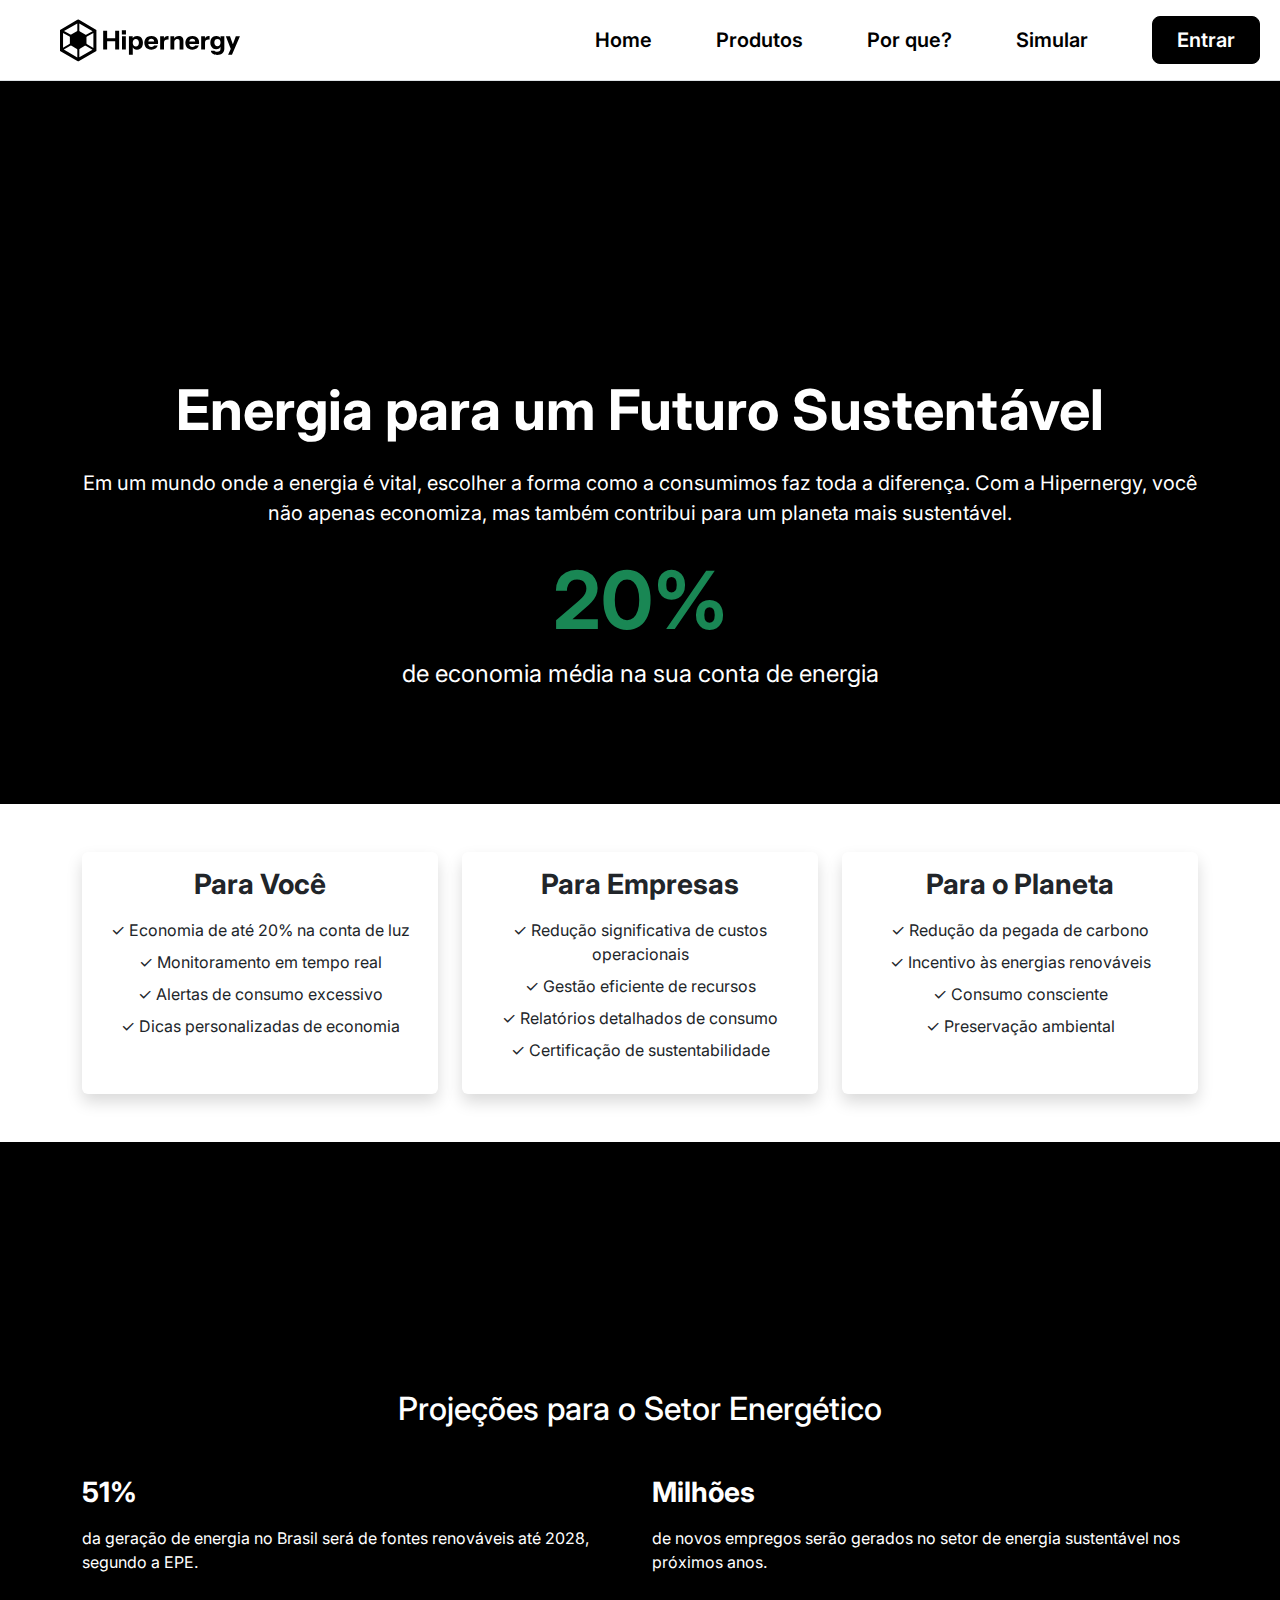
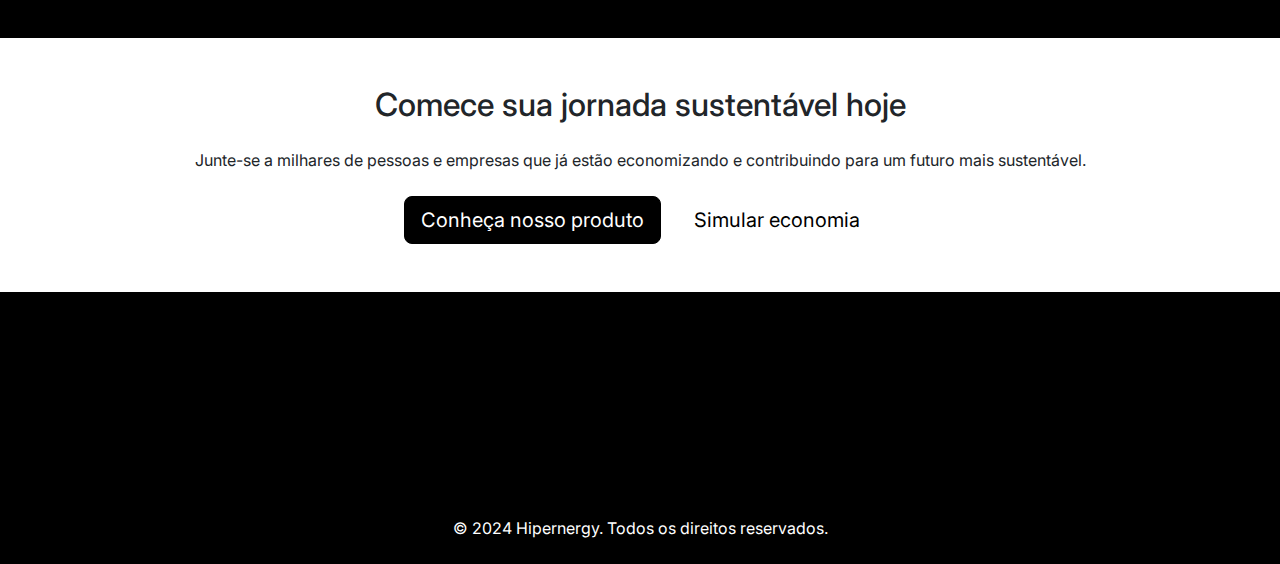
<file: src/pages/porque.html>
<!DOCTYPE html>
<html lang="pt-br">

<head>
    <meta charset="UTF-8">
    <meta name="viewport" content="width=device-width, initial-scale=1.0">
    <title>Por que escolher a Hipernergy?</title>
    <link href="https://cdn.jsdelivr.net/npm/bootstrap@5.3.3/dist/css/bootstrap.min.css" rel="stylesheet">
    <link rel="stylesheet" href="../css/style.css">
    <script src="https://cdn.jsdelivr.net/npm/bootstrap@5.3.3/dist/js/bootstrap.bundle.min.js"></script>
    <link rel="preconnect" href="https://fonts.googleapis.com">
    <link rel="preconnect" href="https://fonts.gstatic.com" crossorigin>
    <link
        href="https://fonts.googleapis.com/css2?family=Inter:ital,opsz,wght@0,14..32,100..900;1,14..32,100..900&display=swap"
        rel="stylesheet">
</head>

<body>
    <header>
        <nav class="navbar navbar-expand-lg border-bottom">
            <div class="container-fluid">
                <a class="navbar-brand ms-5" href="#"><img src="../img/Logonav.svg" width="180" height="45"
                        alt="Logo"></a>
                <button class="navbar-toggler" type="button" data-bs-toggle="collapse" data-bs-target="#navbarNav"
                    aria-controls="navbarNav" aria-expanded="false" aria-label="Toggle navigation">
                    <span class="navbar-toggler-icon"></span>
                </button>
                <div class="collapse navbar-collapse row-gap-5 justify-content-end" id="navbarNav">
                    <ul class="navbar-nav d-flex align-items-center gap-5 fw-semibold fs-5">
                        <li class="nav-item">
                            <a class="nav-link text-black" href="../index.html">Home</a>
                        </li>
                        <li class="nav-item">
                            <a class="nav-link text-black" href="produto.html">Produtos</a>
                        </li>
                        <li class="nav-item">
                            <a class="nav-link text-black" href="porque.html">Por que?</a>
                        </li>
                        <li class="nav-item">
                            <a class="nav-link text-black" href="simular.html">Simular</a>
                        </li>
                        <li class="nav-item">
                            <a class="nav-link" href="entrar.html"><button type="button"
                                    class="btn btn-primary btn-lg fw-semibold fs-5 px-4">Entrar</button></a>
                        </li>
                    </ul>
                </div>
            </div>
        </nav>
    </header>

    <main>
        <!-- Seção Hero -->
        <section class="container-fluid bg-black text-white py-5">
            <div class="container text-center py-5">
                <h1 class="display-4 fw-bold mb-4">Energia para um Futuro Sustentável</h1>
                <p class="fs-5 mb-4">Em um mundo onde a energia é vital, escolher a forma como a consumimos faz toda a
                    diferença. Com a Hipernergy, você não apenas economiza, mas também contribui para um planeta mais
                    sustentável.</p>
                <div class="mt-4">
                    <h2 class="display-1 fw-bold text-success">20%</h2>
                    <p class="fs-4">de economia média na sua conta de energia</p>
                </div>
            </div>
        </section>

        <!-- Seção Benefícios -->
        <section class="container my-5">
            <div class="row g-4">
                <div class="col-md-4">
                    <div class="card h-100 border-0 shadow">
                        <div class="card-body text-center">
                            <h3 class="card-title fw-bold mb-3">Para Você</h3>
                            <ul class="list-unstyled">
                                <li class="mb-2">✓ Economia de até 20% na conta de luz</li>
                                <li class="mb-2">✓ Monitoramento em tempo real</li>
                                <li class="mb-2">✓ Alertas de consumo excessivo</li>
                                <li class="mb-2">✓ Dicas personalizadas de economia</li>
                            </ul>
                        </div>
                    </div>
                </div>
                <div class="col-md-4">
                    <div class="card h-100 border-0 shadow">
                        <div class="card-body text-center">
                            <h3 class="card-title fw-bold mb-3">Para Empresas</h3>
                            <ul class="list-unstyled">
                                <li class="mb-2">✓ Redução significativa de custos operacionais</li>
                                <li class="mb-2">✓ Gestão eficiente de recursos</li>
                                <li class="mb-2">✓ Relatórios detalhados de consumo</li>
                                <li class="mb-2">✓ Certificação de sustentabilidade</li>
                            </ul>
                        </div>
                    </div>
                </div>
                <div class="col-md-4">
                    <div class="card h-100 border-0 shadow">
                        <div class="card-body text-center">
                            <h3 class="card-title fw-bold mb-3">Para o Planeta</h3>
                            <ul class="list-unstyled">
                                <li class="mb-2">✓ Redução da pegada de carbono</li>
                                <li class="mb-2">✓ Incentivo às energias renováveis</li>
                                <li class="mb-2">✓ Consumo consciente</li>
                                <li class="mb-2">✓ Preservação ambiental</li>
                            </ul>
                        </div>
                    </div>
                </div>
            </div>
        </section>

        <!-- Seção Projeções -->
        <section class="container-fluid bg-black text-white py-5">
            <div class="container">
                <h2 class="text-center mb-5">Projeções para o Setor Energético</h2>
                <div class="row">
                    <div class="col-md-6">
                        <h3 class="fw-bold mb-3">51%</h3>
                        <p>da geração de energia no Brasil será de fontes renováveis até 2028, segundo a EPE.</p>
                    </div>
                    <div class="col-md-6">
                        <h3 class="fw-bold mb-3">Milhões</h3>
                        <p>de novos empregos serão gerados no setor de energia sustentável nos próximos anos.</p>
                    </div>
                </div>
            </div>
        </section>

        <!-- Seção Call to Action -->
        <section class="container my-5 text-center">
            <h2 class="mb-4">Comece sua jornada sustentável hoje</h2>
            <p class="mb-4">Junte-se a milhares de pessoas e empresas que já estão economizando e contribuindo para um
                futuro mais sustentável.</p>
            <div class="d-flex justify-content-center gap-3">
                <a href="produto.html" class="btn btn-primary btn-lg">Conheça nosso produto</a>
                <a href="simular.html" class="btn btn-secondary btn-lg">Simular economia</a>
            </div>
        </section>
    </main>

    <footer class="bg-black text-white py-4">
        <div class="container text-center">
            <p class="mb-0">© 2024 Hipernergy. Todos os direitos reservados.</p>
        </div>
    </footer>
</body>

</html>
</file>
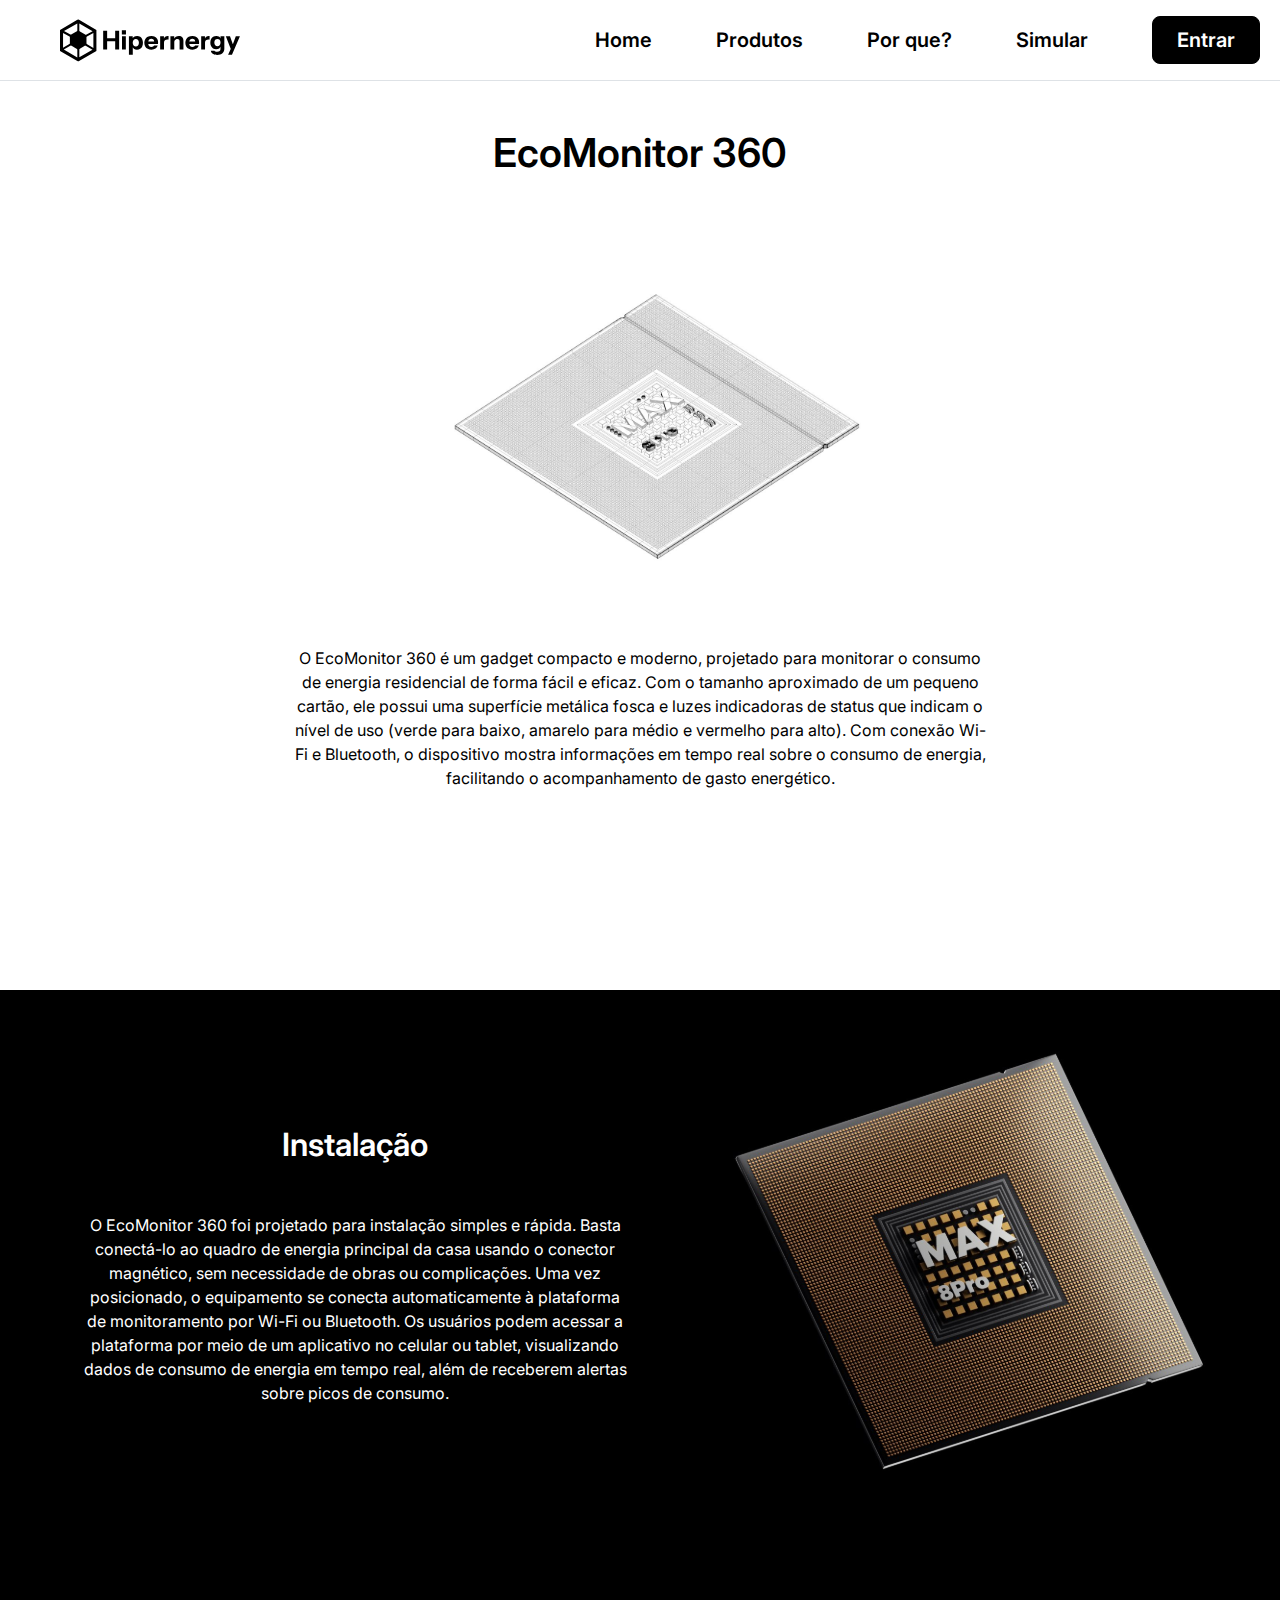
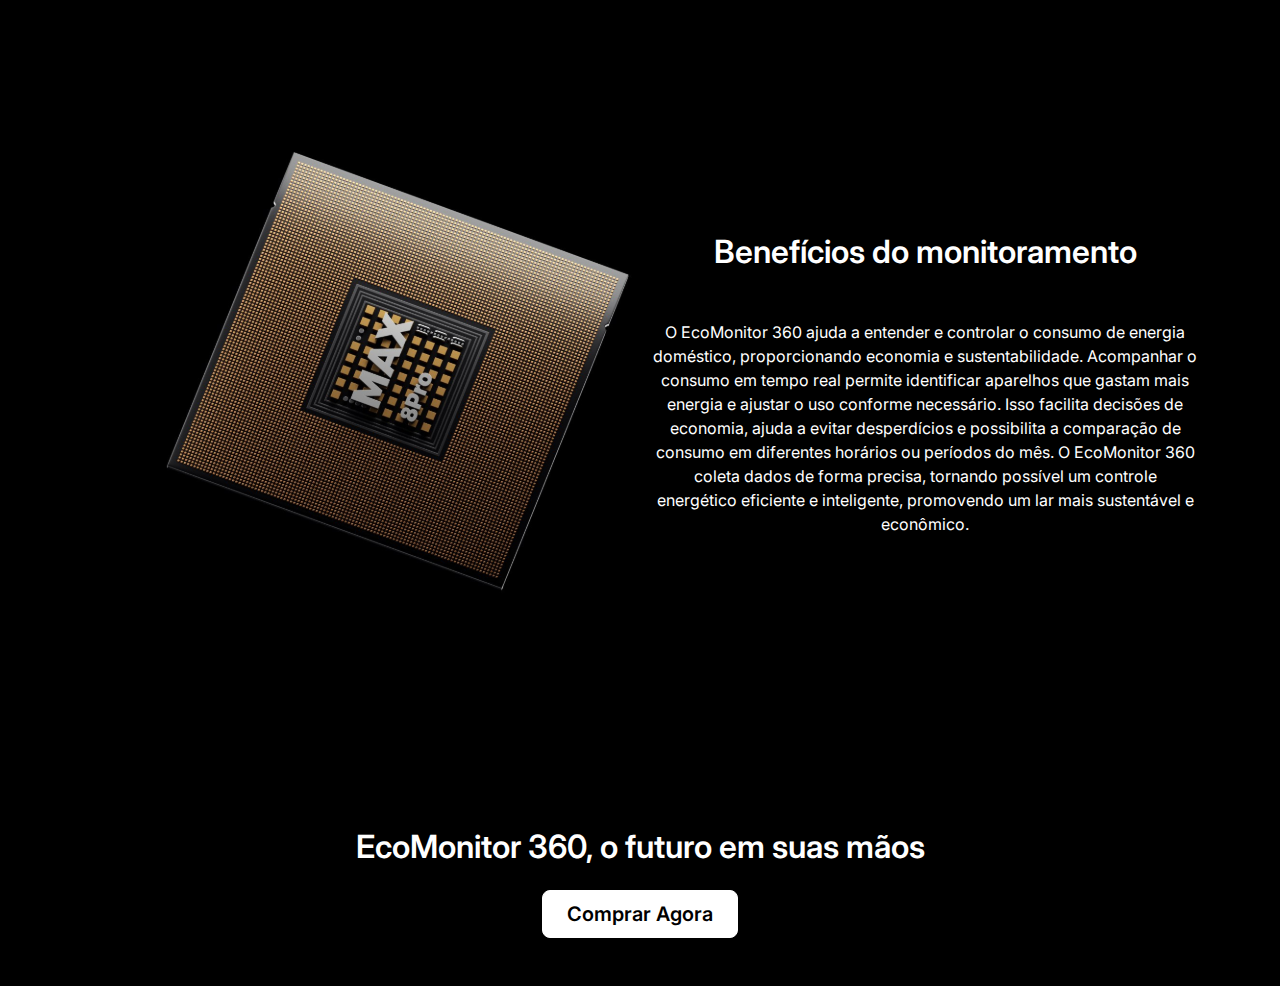
<file: src/pages/produto.html>
<!DOCTYPE html>
<html lang="en">
    <head>
        <meta charset="UTF-8">
        <meta name="viewport" content="width=device-width, initial-scale=1.0">
        <title>Nosso Produto</title>
        <link href="https://cdn.jsdelivr.net/npm/bootstrap@5.3.3/dist/css/bootstrap.min.css" rel="stylesheet">
        <link rel="stylesheet" href="../css/style.css">
        <script src="https://cdn.jsdelivr.net/npm/bootstrap@5.3.3/dist/js/bootstrap.bundle.min.js"></script>
        <link rel="preconnect" href="https://fonts.googleapis.com">
        <link rel="preconnect" href="https://fonts.gstatic.com" crossorigin>
        <link href="https://fonts.googleapis.com/css2?family=Inter:ital,opsz,wght@0,14..32,100..900;1,14..32,100..900&display=swap" rel="stylesheet">
    </head>
<body>
    
        <header>
            <nav class="navbar navbar-expand-lg border-bottom">
              <div class="container-fluid">
                <a class="navbar-brand ms-5" href="#"><img src="../img/Logonav.svg" width="180" height="45" alt="Logo"></a>
                <button class="navbar-toggler" type="button" data-bs-toggle="collapse" data-bs-target="#navbarNav"
                  aria-controls="navbarNav" aria-expanded="false" aria-label="Toggle navigation">
                  <span class="navbar-toggler-icon"></span>
                </button>
                <div class="collapse navbar-collapse row-gap-5 justify-content-end" id="navbarNav">
                  <ul class="navbar-nav d-flex align-items-center gap-5 fw-semibold fs-5">
                    <li class="nav-item">
                      <a class="nav-link text-black" href="../index.html">Home</a>
                    </li>
                    <li class="nav-item">
                      <a class="nav-link text-black" href="produto.html">Produtos</a>
                    </li>
                    <li class="nav-item">
                      <a class="nav-link text-black" href="porque.html">Por que?</a>
                    </li>
                    <li class="nav-item">
                      <a class="nav-link text-black" href="simular.html">Simular</a>
                    </li>
                    <li class="nav-item">
                      <a class="nav-link" href="entrar.html"><button type="button" class="btn btn-primary btn-lg fw-semibold fs-5 px-4">Entrar</button>
                      </a>
                    </li>
                  </ul>
                </div>
              </div>
            </nav>
          </header>

          <section>

            <div class="justify-content-center text-center mt-5 text-black">

              <h1 class="fw-semibold text-principal">EcoMonitor 360</h1>
              <img src="../img/prod1.svg" alt="Produto EcoMonitor 360" class="mt-5">
              <p>O EcoMonitor 360 é um gadget compacto e moderno, projetado para monitorar o consumo<br>de energia residencial de forma fácil e eficaz. Com o tamanho aproximado de um pequeno<br>cartão, ele possui uma superfície metálica fosca e luzes indicadoras de status que indicam o<br>nível de uso (verde para baixo, amarelo para médio e vermelho para alto). Com conexão Wi-<br>Fi e Bluetooth, o dispositivo mostra informações em tempo real sobre o consumo de energia,<br>facilitando o acompanhamento de gasto energético.</p>
            </div>

          </section>

          <section class="bg-black">

              <div class="container text-center">
                <div class="row align-items-center">
                  <div class="col-md-6 mt-5 text-white">
                      <h2 class="fw-semibold mb-5">Instalação</h2>
                      <p>O EcoMonitor 360 foi projetado para instalação simples e rápida. Basta conectá-lo ao quadro de energia principal da casa usando o conector magnético, sem necessidade de obras ou complicações. Uma vez posicionado, o equipamento se conecta automaticamente à plataforma de monitoramento por Wi-Fi ou Bluetooth. Os usuários podem acessar a plataforma por meio de um aplicativo no celular ou tablet, visualizando dados de consumo de energia em tempo real, além de receberem alertas sobre picos de consumo.</p>
                  </div>
                    <div class="col-md-6 text-md-end">
                      <img src="../img/prod2.svg" alt="Produto EcoMonitor 360">
                    </div>
                </div>
              </div>

              <div class="container text-center">
                <div class="row align-items-center">
                  <div class="col-md-6 text-md-start">
                    <img src="../img/prod3.svg" alt="Produto EcoMonitor 360">
                  </div>
                  <div class="col-md-6 mt-5 text-white">
                      <h2 class="fw-semibold mb-5">Benefícios do monitoramento</h2>
                      <p>O EcoMonitor 360 ajuda a entender e controlar o consumo de energia doméstico, proporcionando economia e sustentabilidade. Acompanhar o consumo em tempo real permite identificar aparelhos que gastam mais energia e ajustar o uso conforme necessário. Isso facilita decisões de economia, ajuda a evitar desperdícios e possibilita a comparação de consumo em diferentes horários ou períodos do mês. O EcoMonitor 360 coleta dados de forma precisa, tornando possível um controle energético eficiente e inteligente, promovendo um lar mais sustentável e econômico.</p>
                  </div>
                </div>
              </div>

              <div class="text-center pb-5 container">
                <h2 class="fw-semibold text-white">EcoMonitor 360, o futuro em suas mãos</h2>
                <a class="nav-link" href="#"><button type="button" class="btn btn-secondary mt-3 btn-lg fw-semibold fs-5 px-4">Comprar Agora</button>
                </a>
              </div>

          </section>


</body>
</html>
</file>
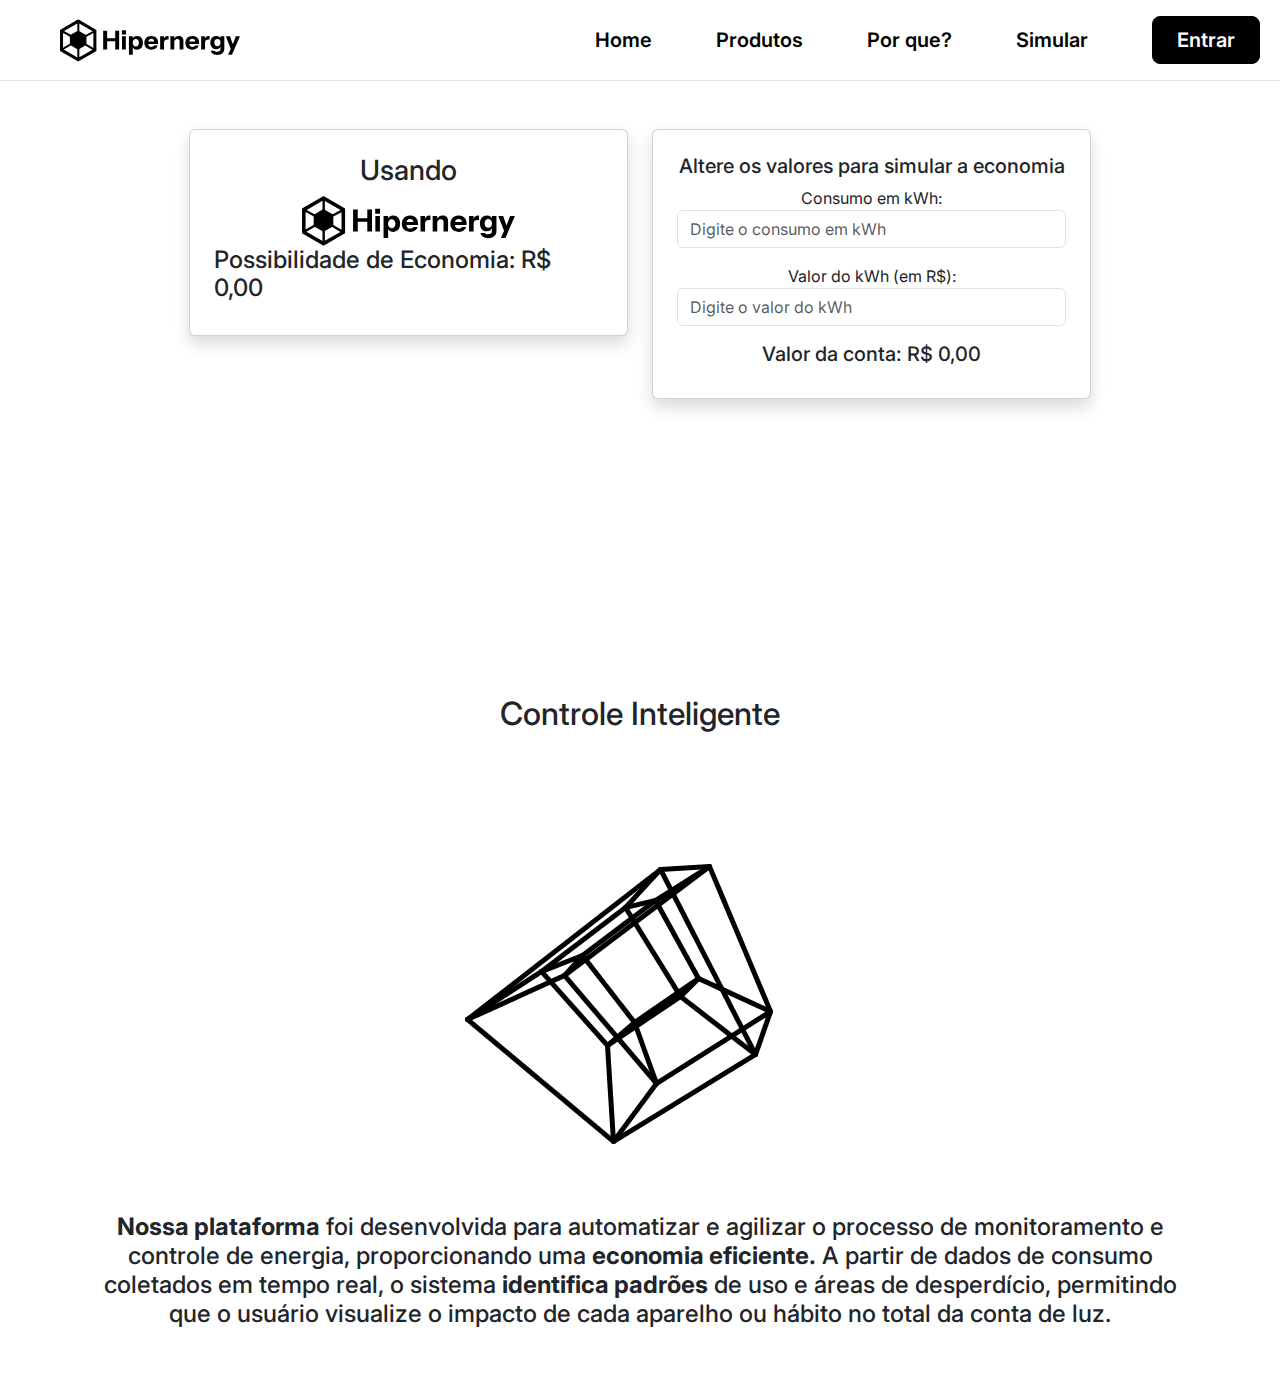
<file: src/pages/simular.html>
<!DOCTYPE html>
<html lang="en">

<head>
  <meta charset="UTF-8">
  <meta name="viewport" content="width=device-width, initial-scale=1.0">
  <title>Simulador</title>
  <link href="https://cdn.jsdelivr.net/npm/bootstrap@5.3.3/dist/css/bootstrap.min.css" rel="stylesheet">
  <link rel="stylesheet" href="../css/style.css">
  <script src="https://cdn.jsdelivr.net/npm/bootstrap@5.3.3/dist/js/bootstrap.bundle.min.js"></script>
  <link rel="preconnect" href="https://fonts.googleapis.com">
  <link rel="preconnect" href="https://fonts.gstatic.com" crossorigin>
  <link
    href="https://fonts.googleapis.com/css2?family=Inter:ital,opsz,wght@0,14..32,100..900;1,14..32,100..900&display=swap"
    rel="stylesheet">
  <script src="/src/js/script.js"></script>

</head>

<body>
  <header>
    <nav class="navbar navbar-expand-lg border-bottom">
      <div class="container-fluid">
        <a class="navbar-brand ms-5" href="#"><img src="../img/Logonav.svg" width="180" height="45" alt="Logo"></a>
        <button class="navbar-toggler" type="button" data-bs-toggle="collapse" data-bs-target="#navbarNav"
          aria-controls="navbarNav" aria-expanded="false" aria-label="Toggle navigation">
          <span class="navbar-toggler-icon"></span>
        </button>
        <div class="collapse navbar-collapse row-gap-5 justify-content-end" id="navbarNav">
          <ul class="navbar-nav d-flex align-items-center gap-5 fw-semibold fs-5">
            <li class="nav-item">
              <a class="nav-link text-black" href="../index.html">Home</a>
            </li>
            <li class="nav-item">
              <a class="nav-link text-black" href="produto.html">Produtos</a>
            </li>
            <li class="nav-item">
              <a class="nav-link text-black" href="porque.html">Por que?</a>
            </li>
            <li class="nav-item">
              <a class="nav-link text-black" href="simular.html">Simular</a>
            </li>
            <li class="nav-item">
              <a class="nav-link" href="entrar.html"><button type="button"
                  class="btn btn-primary btn-lg fw-semibold fs-5 px-4">Entrar</button>
              </a>
            </li>
          </ul>
        </div>
      </div>
    </nav>
  </header>

  <section class="d-flex justify-content-center align-items-center flex-column py-5">
    <div class="row">
      <!-- Cartão com a possibilidade de economia -->
      <div class="col-6">
        <div class="card p-4 shadow justify-content-center align-items-center flex-column">
          <h3>Usando</h3>
          <img src="../img/Logonav.svg" alt="Logo">
          <h4 id="economia">Possibilidade de Economia: R$ 0,00</h4>
        </div>
      </div>

      <!-- Cartão para inserção de valores -->
      <div class="col-6">
        <div class="card p-4 shadow d-flex justify-content-center align-items-center flex-column">
          <h5>Altere os valores para simular a economia</h5>

          <!-- Campo para o consumo em kWh -->
          <label for="consumo">Consumo em kWh:</label>
          <input type="number" id="consumo" class="form-control mb-3" placeholder="Digite o consumo em kWh"
            oninput="calcularConta()">

          <!-- Campo para o valor do kWh -->
          <label for="valorKwh">Valor do kWh (em R$):</label>
          <input type="number" id="valorKwh" class="form-control mb-3" placeholder="Digite o valor do kWh"
            oninput="calcularConta()">

          <!-- Exibição do valor da conta -->
          <h5>Valor da conta: R$ <span id="valorConta">0,00</span></h5>
        </div>
      </div>
    </div>
  </section>



  <section class="d-flex justify-content-center align-items-center flex-column py-5">
    <div class="container text-center">
      <h2>Controle Inteligente</h2>
      <img src="../img/teseract.gif" alt="gif" class="mt-5 img-fluid">
      <h4 class="mt-4">
        <b>Nossa plataforma</b> foi desenvolvida para automatizar e agilizar o processo de monitoramento e controle de
        energia, proporcionando uma <b>economia eficiente.</b> A partir de dados de consumo coletados em tempo real, o
        sistema <b>identifica padrões</b> de uso e áreas de desperdício, permitindo que o usuário visualize o impacto de
        cada aparelho ou hábito no total da conta de luz.
      </h4>
    </div>
  </section>
</body>

</html>
</file>
<file: src/css/style.css>
/* Gerais */

* {
    font-family: "Inter", sans-serif;
}

.text-principal {
    color: black;
}

.bg-body {
    background-color: black;
}

.container {
    margin-top: 200px;
}

/* Alterações nas classes Bootstrap */

.btn-primary {
    color: white !important;
    background-color: black !important;
    border-color: black !important;
}

.btn-primary:hover {
    color: black !important;
    background-color: transparent !important;
    border-color: black !important;
}

.text-black:hover {
    color: #313131 !important;
}

.nomesEquipe{
    list-style: none;
}

.nomesEquipe li{
    margin-top: 5%;
}
.btn-secondary {
    color: black !important;
    background-color: white !important;
    border-color: white !important;
}

.btn-secondary:hover {
    color: white !important;
    background-color: #198754 !important;
    border-color: #198754 !important;
}

/* Estilos para a página Por que? */
.card {
    transition: transform 0.3s ease;
}

.card:hover {
    transform: translateY(-10px);
}

.display-1 {
    font-size: 5rem;
}

/* Responsividade para telas menores */
@media (max-width: 768px) {
    .display-1 {
        font-size: 3.5rem;
    }
}
</file>
